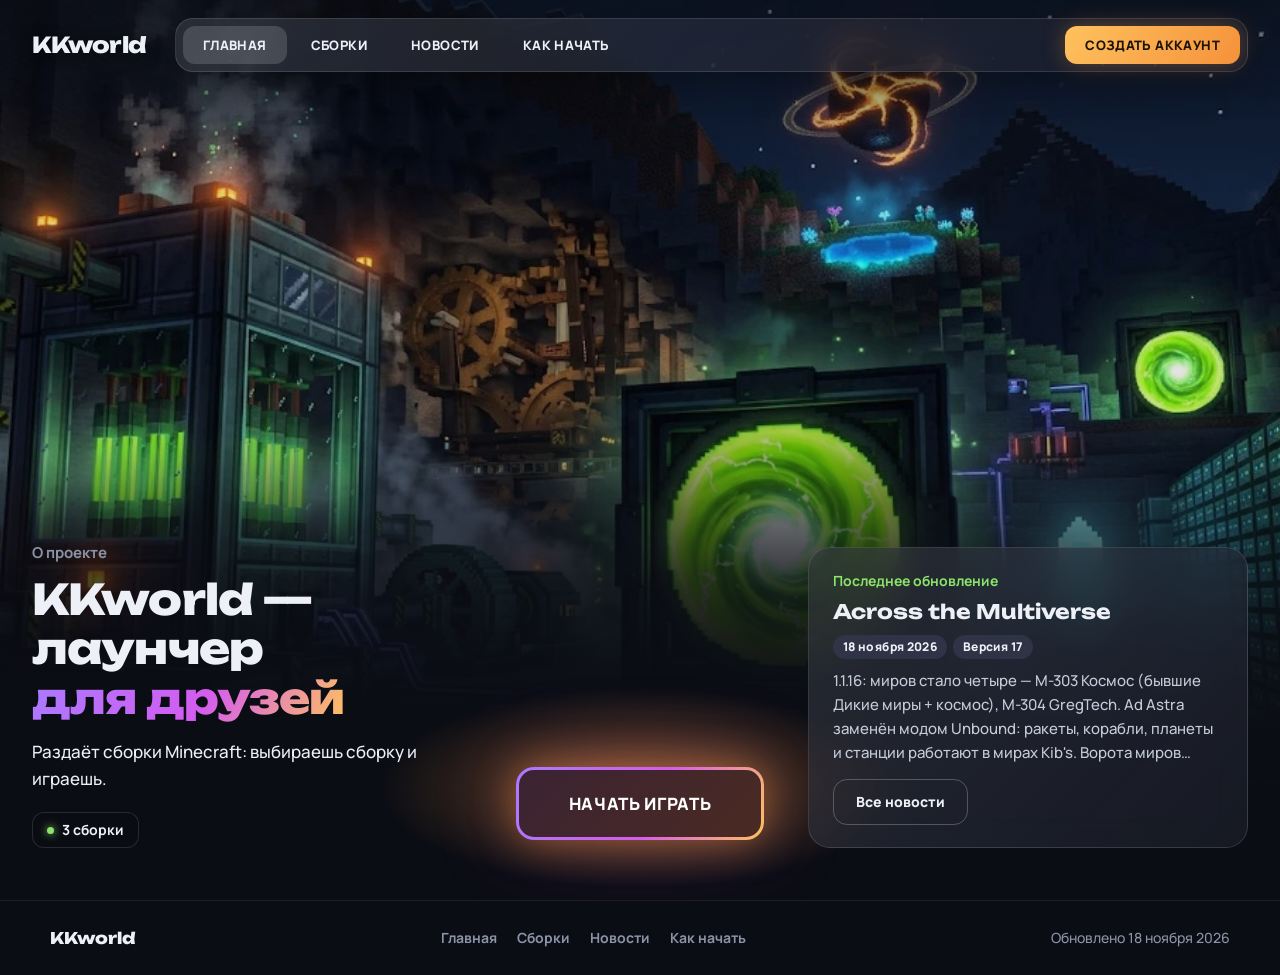
<file: index.html>
<!doctype html>
<html lang="ru">
<head>
<meta charset="utf-8">
<meta name="viewport" content="width=device-width, initial-scale=1">
<title>KKworld</title>
<meta name="description" content="KKworld — лаунчер для друзей, который раздаёт сборки Minecraft.">
<meta name="theme-color" content="#0B0D14">
<link rel="icon" href="data:,">
<link rel="preconnect" href="https://fonts.googleapis.com">
<link rel="preconnect" href="https://fonts.gstatic.com" crossorigin>
<link rel="stylesheet" href="https://fonts.googleapis.com/css2?family=Manrope:wght@500;700;800&family=Unbounded:wght@700;800&display=swap">
<link rel="stylesheet" href="css/style.css">
</head>
<body data-page="home">
<a class="skip-link" href="#main">К содержимому</a>
<header id="site-header"></header>
<main id="main">
<noscript><p class="state">Для работы сайта нужен JavaScript.</p></noscript>
<section class="hero">
  <div class="hero-media">
    <video id="hero-video" data-src="assets/atm9.mp4" poster="assets/atm9.jpg" muted autoplay loop playsinline preload="none" aria-hidden="true" tabindex="-1"></video>
  </div>
  <div class="hero-grid">
    <div class="about">
      <p class="eyebrow">О проекте</p>
      <h1>KKworld —<br>лаунчер <span class="grad nowrap">для друзей</span></h1>
      <p>Раздаёт сборки Minecraft: выбираешь сборку и играешь.</p>
      <div class="pills"><span class="pill" id="pack-count" hidden></span></div>
    </div>
    <div class="play"><a class="btn-play" href="start.html">Начать играть</a></div>
    <aside class="latest" id="latest" aria-label="Последнее обновление">
      <p class="latest-label">Последнее обновление</p>
    </aside>
  </div>
</section>
</main>
<footer id="site-footer"></footer>
<script src="js/site.js"></script>
</body>
</html>
</file>
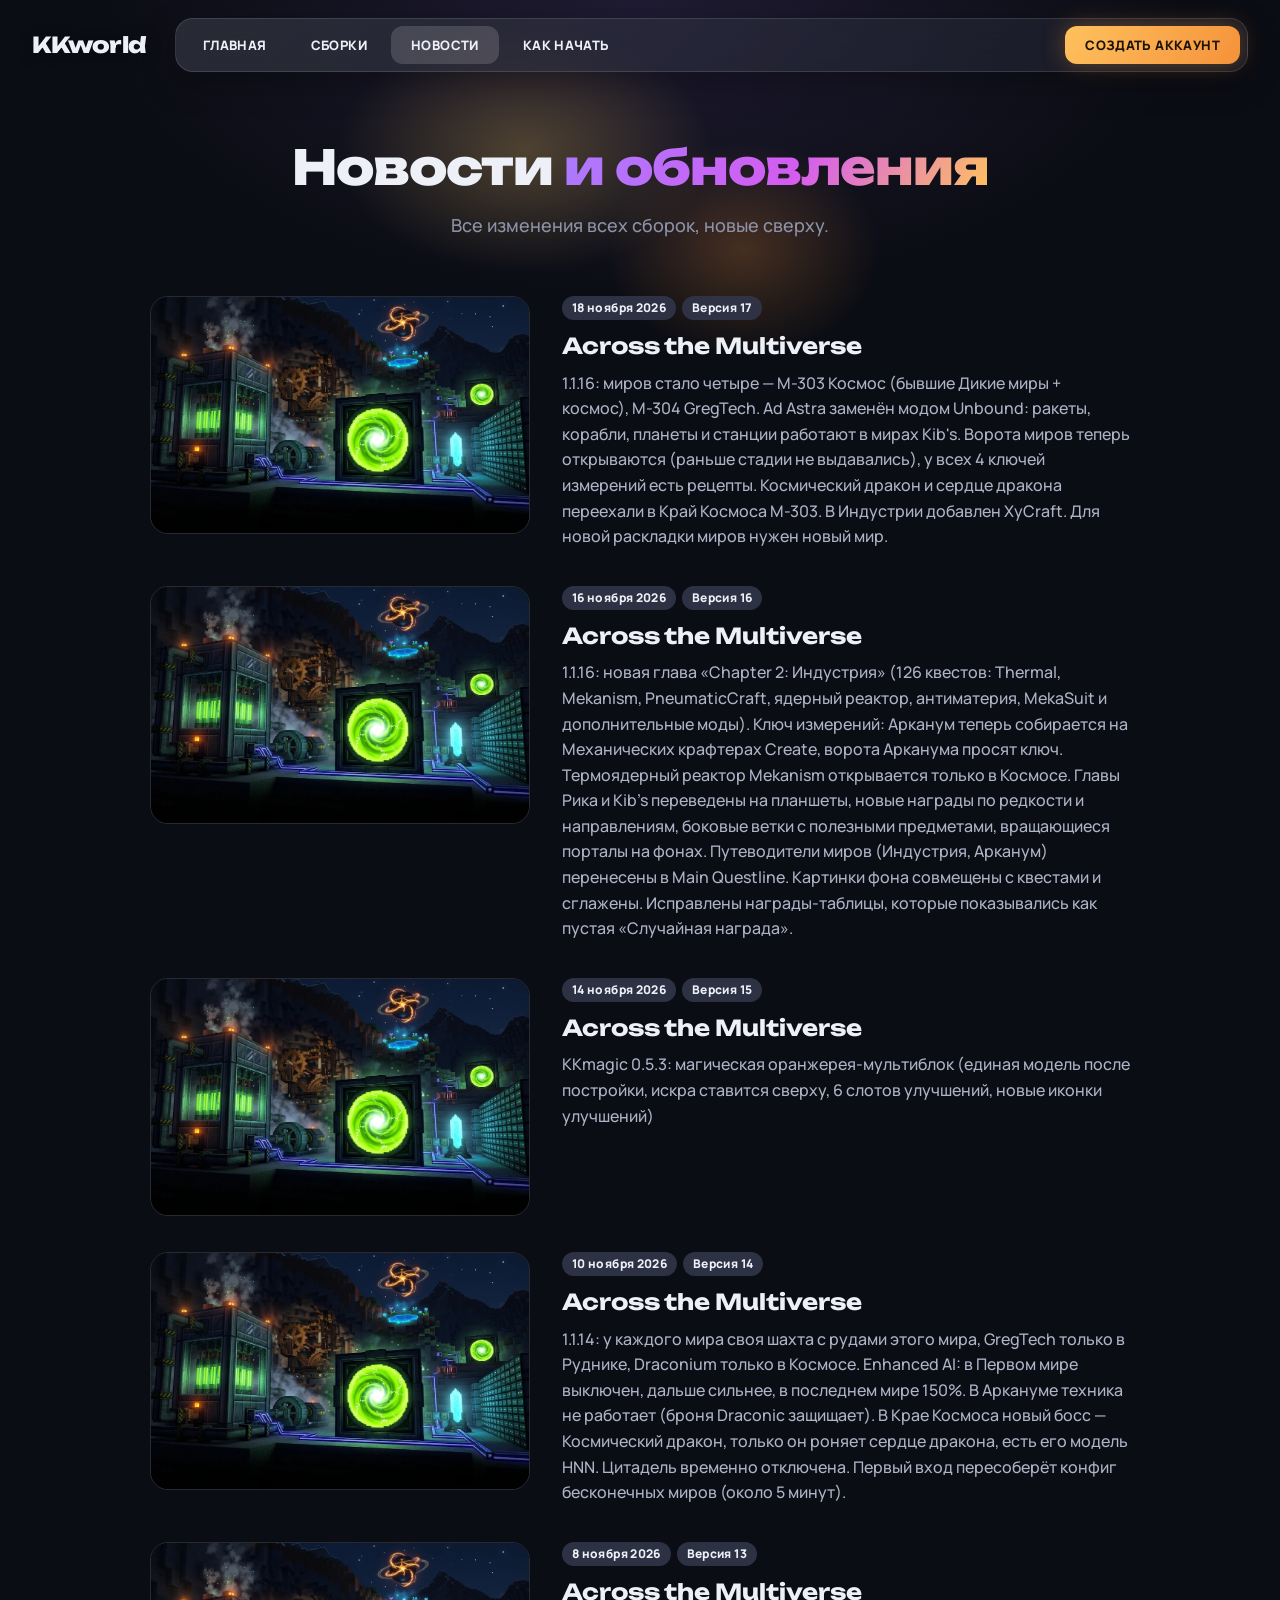
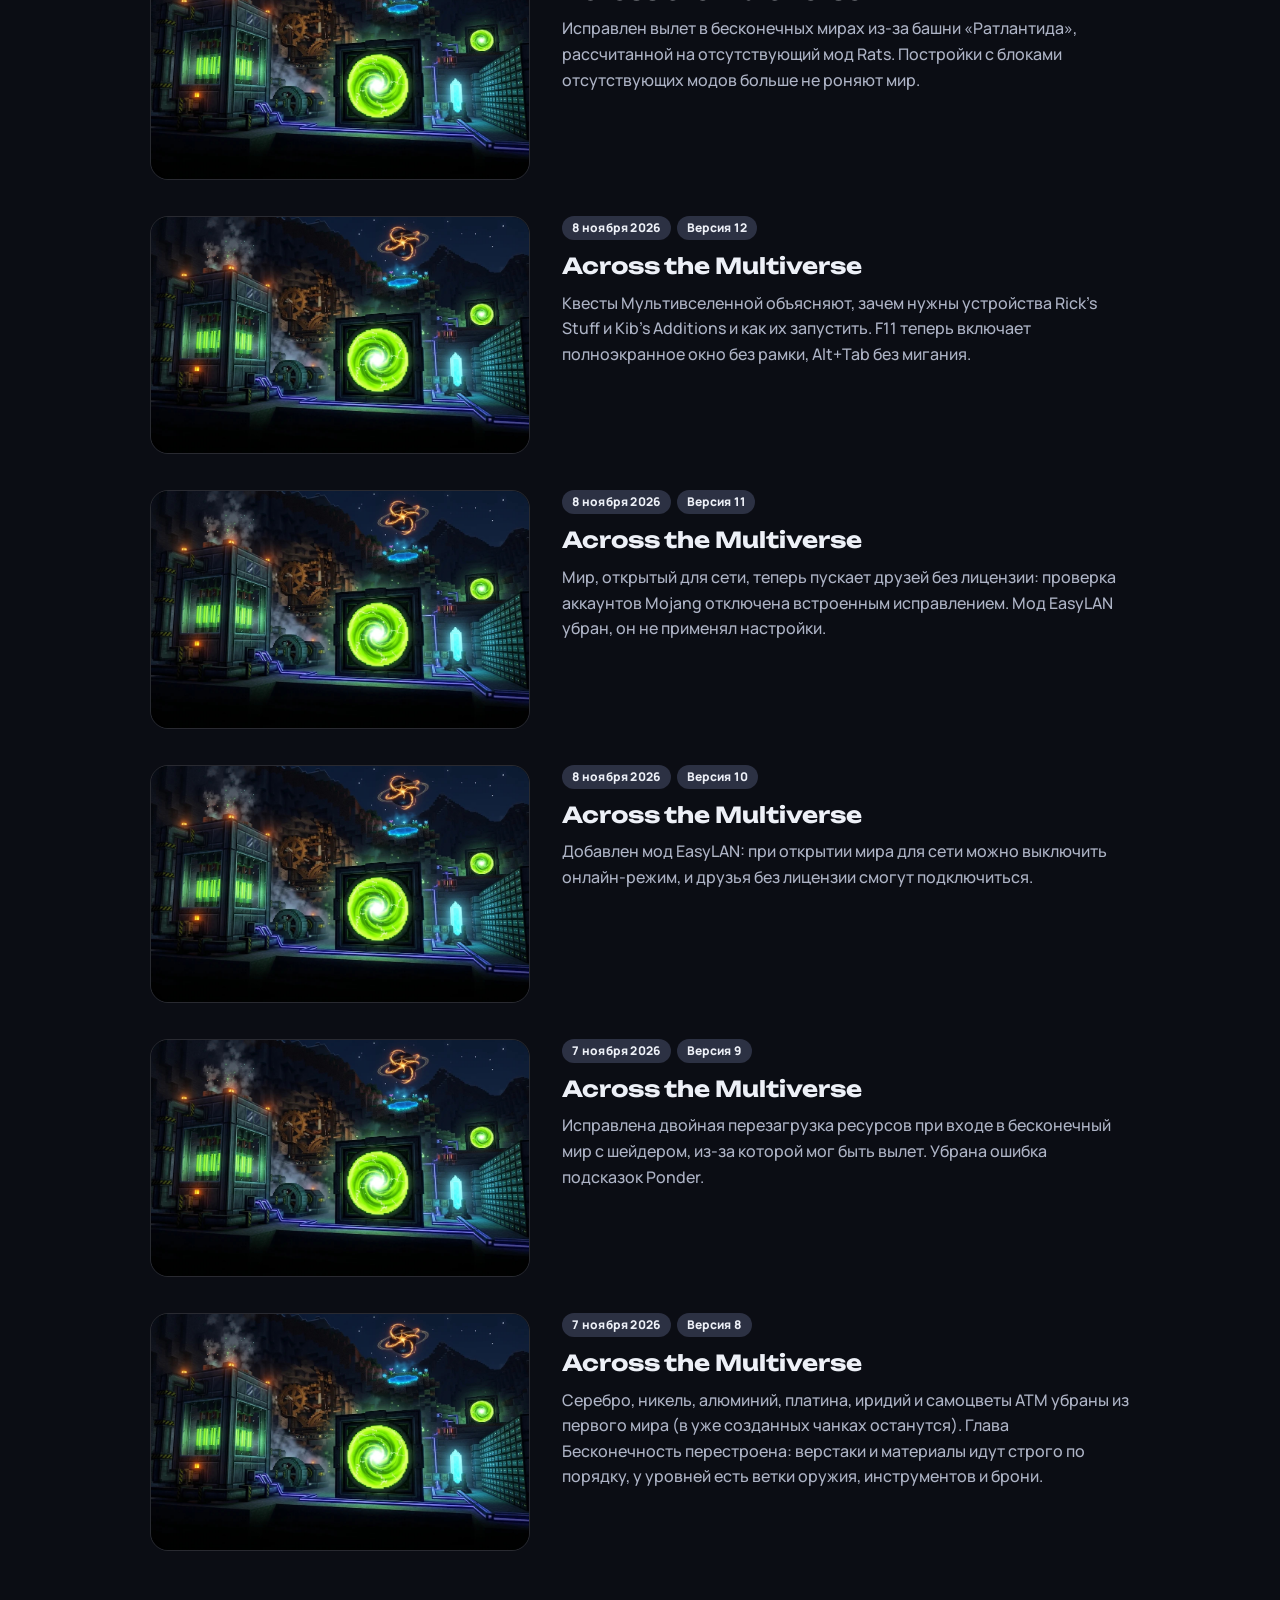
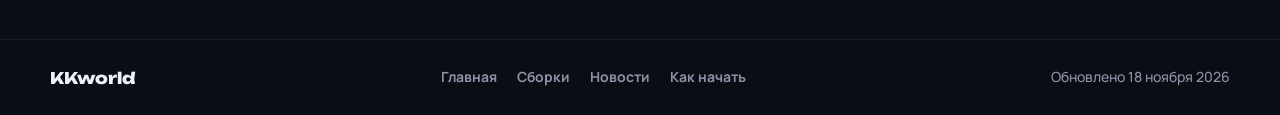
<file: news.html>
<!doctype html>
<html lang="ru">
<head>
<meta charset="utf-8">
<meta name="viewport" content="width=device-width, initial-scale=1">
<title>Новости — KKworld</title>
<meta name="description" content="Новости всех сборок KKworld.">
<meta name="theme-color" content="#0B0D14">
<link rel="icon" href="data:,">
<link rel="preconnect" href="https://fonts.googleapis.com">
<link rel="preconnect" href="https://fonts.gstatic.com" crossorigin>
<link rel="stylesheet" href="https://fonts.googleapis.com/css2?family=Manrope:wght@500;700;800&family=Unbounded:wght@700;800&display=swap">
<link rel="stylesheet" href="css/style.css">
</head>
<body data-page="news">
<a class="skip-link" href="#main">К содержимому</a>
<header id="site-header"></header>
<main id="main">
<noscript><p class="state">Для работы сайта нужен JavaScript.</p></noscript>
<div class="page">
  <div class="page-head">
    <h1>Новости <span class="grad">и обновления</span></h1>
    <p>Все изменения всех сборок, новые сверху.</p>
  </div>
  <div class="news-list" id="news-list"></div>
</div>
</main>
<footer id="site-footer"></footer>
<script src="js/site.js"></script>
</body>
</html>
</file>
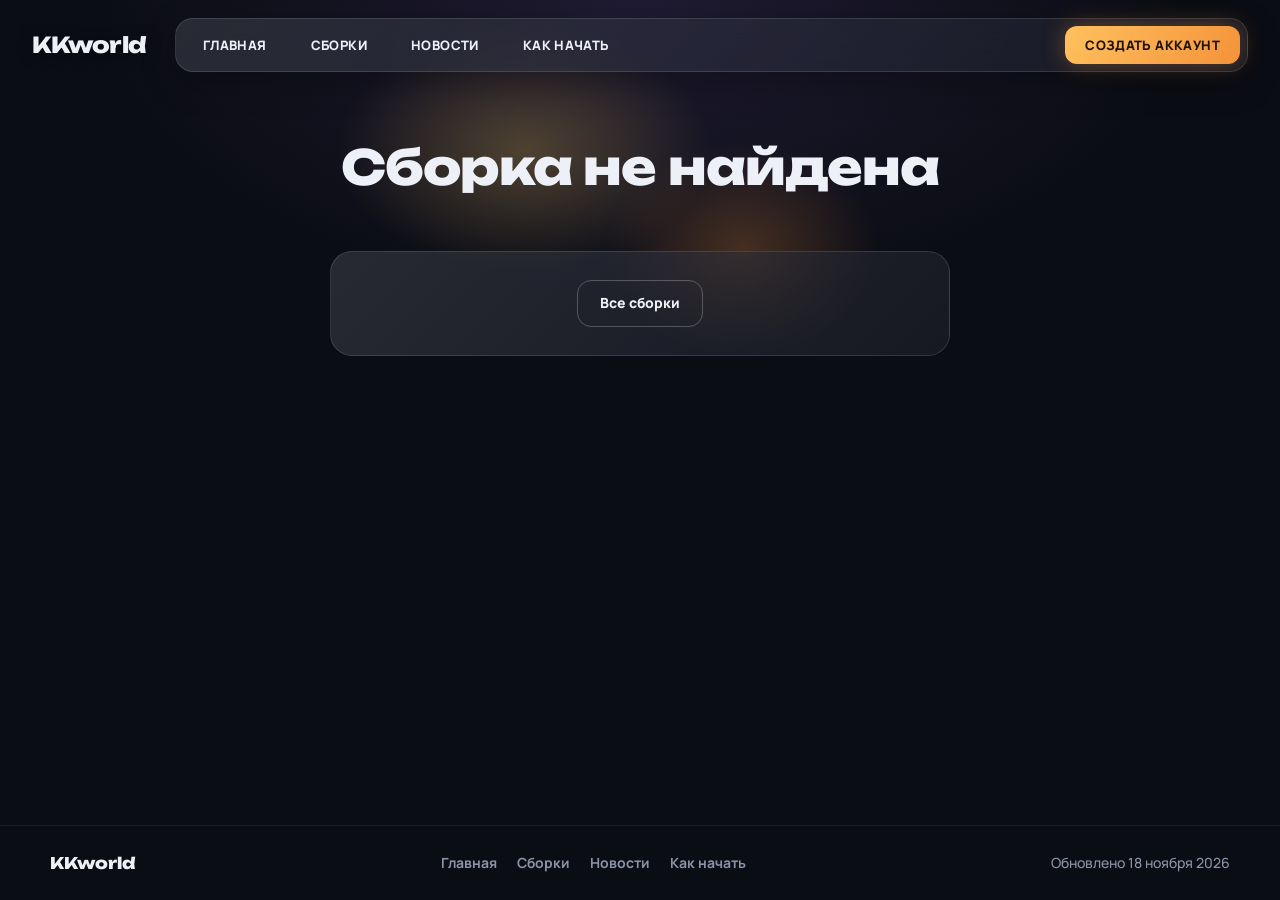
<file: pack.html>
<!doctype html>
<html lang="ru">
<head>
<meta charset="utf-8">
<meta name="viewport" content="width=device-width, initial-scale=1">
<title>Сборка — KKworld</title>
<meta name="description" content="Страница сборки KKworld и история её обновлений.">
<meta name="theme-color" content="#0B0D14">
<link rel="icon" href="data:,">
<link rel="preconnect" href="https://fonts.googleapis.com">
<link rel="preconnect" href="https://fonts.gstatic.com" crossorigin>
<link rel="stylesheet" href="https://fonts.googleapis.com/css2?family=Manrope:wght@500;700;800&family=Unbounded:wght@700;800&display=swap">
<link rel="stylesheet" href="css/style.css">
</head>
<body data-page="pack">
<a class="skip-link" href="#main">К содержимому</a>
<header id="site-header"></header>
<main id="main">
<noscript><p class="state">Для работы сайта нужен JavaScript.</p></noscript>
<div class="page" id="pack"></div>
</main>
<footer id="site-footer"></footer>
<script src="js/site.js"></script>
</body>
</html>
</file>
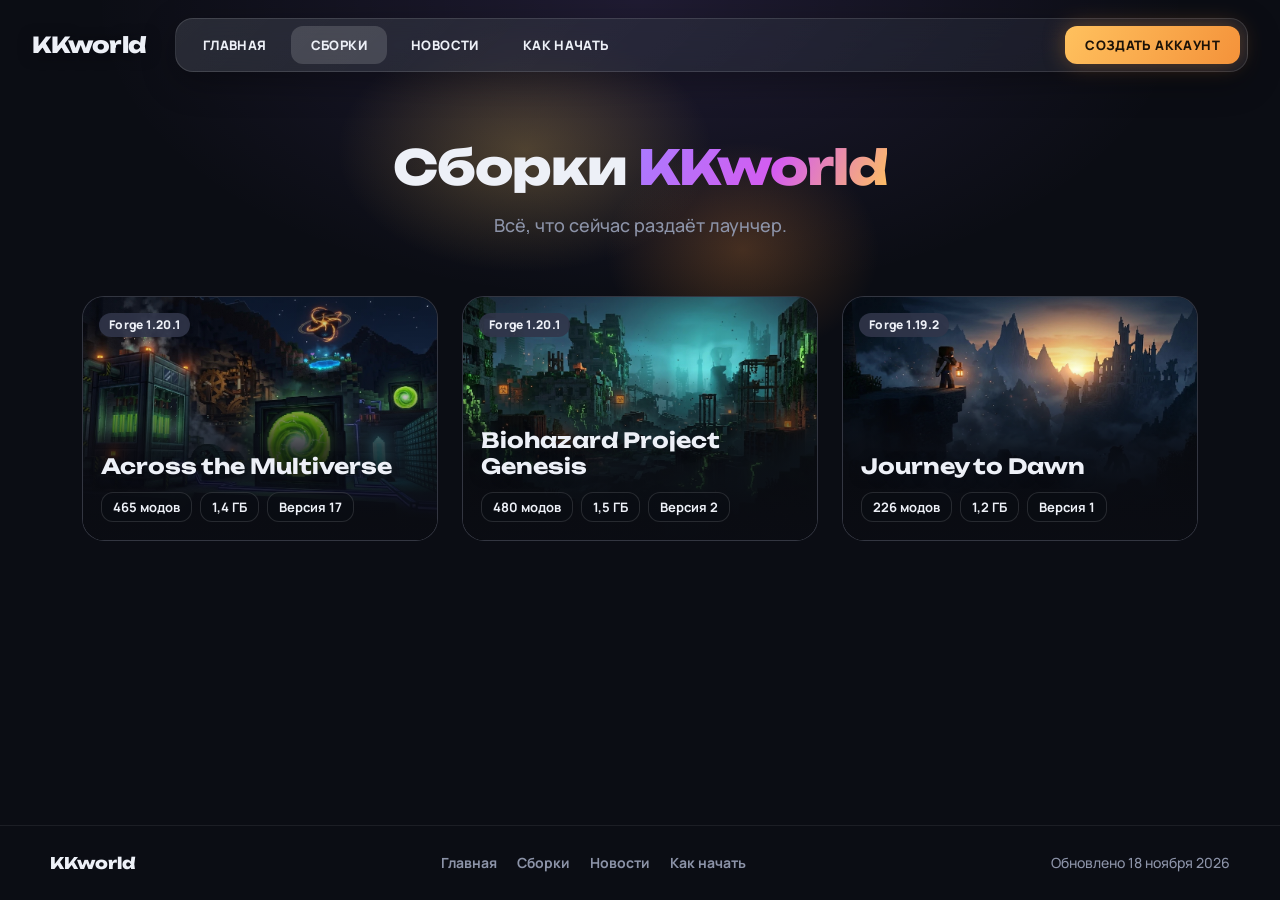
<file: packs.html>
<!doctype html>
<html lang="ru">
<head>
<meta charset="utf-8">
<meta name="viewport" content="width=device-width, initial-scale=1">
<title>Сборки — KKworld</title>
<meta name="description" content="Сборки Minecraft, которые раздаёт KKworld.">
<meta name="theme-color" content="#0B0D14">
<link rel="icon" href="data:,">
<link rel="preconnect" href="https://fonts.googleapis.com">
<link rel="preconnect" href="https://fonts.gstatic.com" crossorigin>
<link rel="stylesheet" href="https://fonts.googleapis.com/css2?family=Manrope:wght@500;700;800&family=Unbounded:wght@700;800&display=swap">
<link rel="stylesheet" href="css/style.css">
</head>
<body data-page="packs">
<a class="skip-link" href="#main">К содержимому</a>
<header id="site-header"></header>
<main id="main">
<noscript><p class="state">Для работы сайта нужен JavaScript.</p></noscript>
<div class="page">
  <div class="page-head">
    <h1>Сборки <span class="grad">KKworld</span></h1>
    <p>Всё, что сейчас раздаёт лаунчер.</p>
  </div>
  <div class="pack-grid" id="pack-grid"></div>
</div>
</main>
<footer id="site-footer"></footer>
<script src="js/site.js"></script>
</body>
</html>
</file>
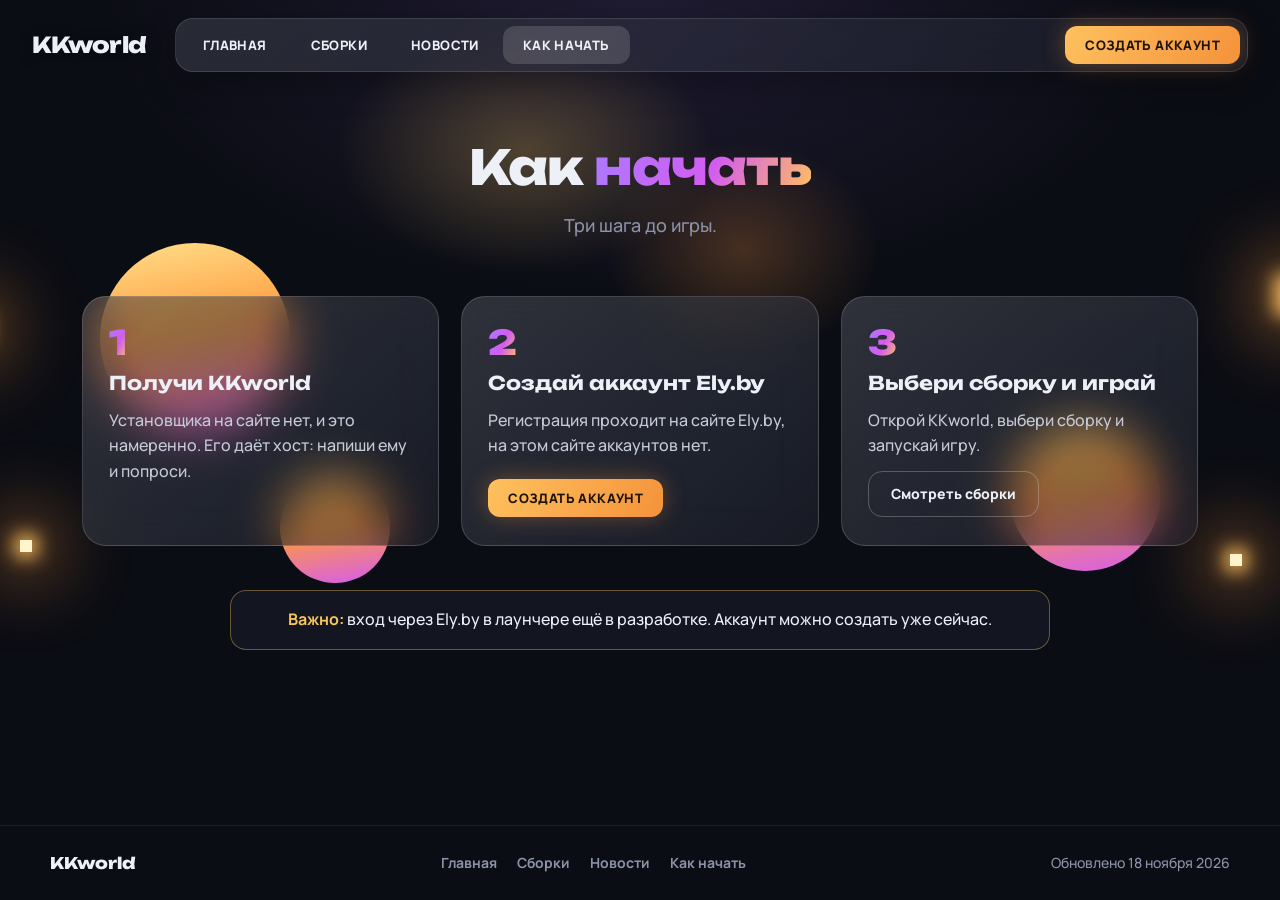
<file: start.html>
<!doctype html>
<html lang="ru">
<head>
<meta charset="utf-8">
<meta name="viewport" content="width=device-width, initial-scale=1">
<title>Как начать — KKworld</title>
<meta name="description" content="Как начать играть через KKworld.">
<meta name="theme-color" content="#0B0D14">
<link rel="icon" href="data:,">
<link rel="preconnect" href="https://fonts.googleapis.com">
<link rel="preconnect" href="https://fonts.gstatic.com" crossorigin>
<link rel="stylesheet" href="https://fonts.googleapis.com/css2?family=Manrope:wght@500;700;800&family=Unbounded:wght@700;800&display=swap">
<link rel="stylesheet" href="css/style.css">
</head>
<body data-page="start">
<a class="skip-link" href="#main">К содержимому</a>
<header id="site-header"></header>
<main id="main">
<noscript><p class="state">Для работы сайта нужен JavaScript.</p></noscript>
<div class="page">
  <div class="page-head">
    <h1>Как <span class="grad">начать</span></h1>
    <p>Три шага до игры.</p>
  </div>
  <div class="steps-wrap">
    <div class="orbs" aria-hidden="true">
      <i class="orb orb-1"></i><i class="orb orb-2"></i><i class="orb orb-3"></i>
      <i class="cube cube-1"></i><i class="cube cube-2"></i><i class="cube cube-3"></i><i class="cube cube-4"></i>
    </div>
    <ol class="steps">
      <li class="step">
        <span class="step-num grad">1</span>
        <h2>Получи KKworld</h2>
        <p>Установщика на сайте нет, и это намеренно. Его даёт хост: напиши ему и попроси.</p>
      </li>
      <li class="step">
        <span class="step-num grad">2</span>
        <h2>Создай аккаунт Ely.by</h2>
        <p>Регистрация проходит на сайте Ely.by, на этом сайте аккаунтов нет.</p>
        <a class="btn-gold" href="https://account.ely.by/register" target="_blank" rel="noopener noreferrer">Создать аккаунт</a>
      </li>
      <li class="step">
        <span class="step-num grad">3</span>
        <h2>Выбери сборку и играй</h2>
        <p>Открой KKworld, выбери сборку и запускай игру.</p>
        <a class="btn-ghost" href="packs.html">Смотреть сборки</a>
      </li>
    </ol>
  </div>
  <p class="notice"><span><strong>Важно:</strong> вход через Ely.by в лаунчере ещё в разработке. Аккаунт можно создать уже сейчас.</span></p>
</div>
</main>
<footer id="site-footer"></footer>
<script src="js/site.js"></script>
</body>
</html>
</file>
<file: css/style.css>
:root {
  --bg: #0B0D14;
  --panel: #171A27;
  --text: #EDF0F7;
  --muted: #8C93A8;
  --gold: #F6C65B;
  --ok: #8BE36A;
  --orange: #F4923A;
  --accent: linear-gradient(115deg, #A97BFF 0%, #D45CF0 55%, #FFC15E 100%);
  --line: rgba(255, 255, 255, .12);
  --glass: linear-gradient(135deg, rgba(255, 255, 255, .09), rgba(255, 255, 255, .02)), rgba(23, 26, 39, .58);
  --blur: blur(18px) saturate(140%);
  --radius: 22px;
  --display: "Unbounded", "Segoe UI", system-ui, sans-serif;
  --body: "Manrope", "Segoe UI", system-ui, sans-serif;
  --gutter: 32px;
  --header-h: 96px;
}

*, *::before, *::after { box-sizing: border-box; }
[hidden] { display: none !important; }

html { -webkit-text-size-adjust: 100%; }

body {
  position: relative;
  margin: 0;
  min-height: 100vh;
  min-height: 100svh;
  display: flex;
  flex-direction: column;
  background: var(--bg);
  color: var(--text);
  font: 500 16px/1.6 var(--body);
}

/* Тёплое свечение у заголовка страницы и холодная дымка внизу */
body::before {
  content: "";
  position: absolute;
  z-index: -1;
  top: 0;
  left: 0;
  right: 0;
  height: 620px;
  pointer-events: none;
  background:
    radial-gradient(260px 170px at 41% 150px, rgba(246, 198, 91, .26), transparent 72%),
    radial-gradient(190px 150px at 58% 250px, rgba(244, 146, 58, .24), transparent 72%),
    radial-gradient(760px 420px at 50% 0, rgba(169, 123, 255, .13), transparent 72%);
}

h1, h2, h3, p { margin: 0; }
img, video { display: block; max-width: 100%; }
a { color: inherit; }
ul, ol { margin: 0; padding: 0; list-style: none; }

:focus-visible { outline: 2px solid var(--gold); outline-offset: 3px; border-radius: 6px; }

.skip-link {
  position: fixed;
  z-index: 100;
  top: -80px;
  left: 16px;
  padding: 10px 16px;
  border-radius: 10px;
  background: var(--gold);
  color: var(--bg);
  font-weight: 800;
}
.skip-link:focus { top: 16px; }

.nowrap { white-space: nowrap; }

.grad {
  background: var(--accent);
  -webkit-background-clip: text;
  background-clip: text;
  color: transparent;
}

/* Шапка */
.site-header {
  position: fixed;
  z-index: 50;
  top: 18px;
  left: var(--gutter);
  right: var(--gutter);
  display: flex;
  align-items: center;
  gap: 28px;
}

.logo {
  flex: none;
  font: 800 22px/1 var(--display);
  letter-spacing: -.02em;
  text-decoration: none;
  text-shadow: 0 2px 14px rgba(11, 13, 20, .7);
}

.capsule {
  position: relative;
  flex: 1;
  min-width: 0;
  display: flex;
  align-items: center;
  justify-content: space-between;
  gap: 16px;
  padding: 7px;
  border: 1px solid var(--line);
  border-radius: 18px;
  background: var(--glass);
  -webkit-backdrop-filter: var(--blur);
  backdrop-filter: var(--blur);
  box-shadow: 0 10px 34px rgba(0, 0, 0, .3);
}

.site-nav { display: flex; gap: 4px; }

.site-nav a {
  padding: 10px 20px;
  border-radius: 12px;
  font-size: 13px;
  font-weight: 800;
  letter-spacing: .03em;
  line-height: 1.4;
  text-decoration: none;
  text-transform: uppercase;
  transition: background .18s;
}
.site-nav a:hover { background: rgba(255, 255, 255, .08); }
.site-nav a[aria-current="page"] { background: rgba(255, 255, 255, .15); }

.btn-gold {
  flex: none;
  display: inline-block;
  padding: 10px 20px;
  border-radius: 12px;
  background: linear-gradient(120deg, #FFC15E, var(--orange));
  color: #1B1208;
  font-size: 13px;
  font-weight: 800;
  letter-spacing: .03em;
  line-height: 1.4;
  text-decoration: none;
  text-transform: uppercase;
  box-shadow: 0 0 22px rgba(244, 146, 58, .35);
  transition: box-shadow .18s, transform .18s;
}
.btn-gold:hover { box-shadow: 0 0 32px rgba(246, 198, 91, .6); transform: translateY(-1px); }

.burger {
  display: none;
  flex: none;
  width: 44px;
  height: 44px;
  padding: 0;
  border: 0;
  border-radius: 12px;
  background: transparent;
  color: var(--text);
  cursor: pointer;
}
.burger span,
.burger span::before,
.burger span::after {
  content: "";
  display: block;
  width: 20px;
  height: 2px;
  border-radius: 2px;
  background: currentColor;
  transition: transform .18s, background .18s;
}
.burger span { position: relative; margin: 0 auto; }
.burger span::before { position: absolute; top: -6px; }
.burger span::after { position: absolute; top: 6px; }
.burger[aria-expanded="true"] span { background: transparent; }
.burger[aria-expanded="true"] span::before { transform: translateY(6px) rotate(45deg); }
.burger[aria-expanded="true"] span::after { transform: translateY(-6px) rotate(-45deg); }

/* Общая разметка страниц */
main { flex: 1; }

.page {
  width: 100%;
  max-width: 1180px;
  margin: 0 auto;
  padding: calc(var(--header-h) + 44px) var(--gutter) 88px;
}

.page-head {
  max-width: 720px;
  margin: 0 auto 56px;
  text-align: center;
}

.page-head h1 {
  font: 800 clamp(30px, 4.2vw, 48px)/1.15 var(--display);
  letter-spacing: -.02em;
}

.page-head p { margin-top: 16px; color: var(--muted); font-size: 18px; }

.state {
  max-width: 620px;
  margin: 0 auto;
  padding: 28px;
  border: 1px solid var(--line);
  border-radius: var(--radius);
  background: var(--glass);
  color: var(--muted);
  text-align: center;
}
.state .btn-ghost { color: var(--text); }

.badge {
  display: inline-block;
  padding: 3px 10px;
  border-radius: 999px;
  background: rgba(50, 54, 74, .88);
  color: var(--text);
  font-size: 12px;
  font-weight: 800;
  letter-spacing: .03em;
  line-height: 1.5;
  white-space: nowrap;
}
.badge-gold { background: var(--gold); color: #1B1208; }

.pill {
  display: inline-flex;
  align-items: center;
  gap: 8px;
  padding: 7px 14px;
  border: 1px solid var(--line);
  border-radius: 12px;
  background: rgba(11, 13, 20, .62);
  font-size: 14px;
  font-weight: 700;
  line-height: 1.4;
  white-space: nowrap;
}
.pill::before {
  content: "";
  width: 7px;
  height: 7px;
  border-radius: 50%;
  background: var(--ok);
  box-shadow: 0 0 8px var(--ok);
}

.pill-plain::before { content: none; }

.pills { display: flex; flex-wrap: wrap; gap: 8px; }

.btn-ghost {
  display: inline-block;
  padding: 11px 22px;
  border: 1px solid rgba(255, 255, 255, .24);
  border-radius: 14px;
  font-size: 14px;
  font-weight: 800;
  text-decoration: none;
  transition: background .18s, border-color .18s;
}
.btn-ghost:hover { background: rgba(255, 255, 255, .08); border-color: var(--gold); }

/* Главная */
.hero {
  position: relative;
  isolation: isolate;
  min-height: 100vh;
  min-height: 100svh;
  display: flex;
  flex-direction: column;
  justify-content: flex-end;
  padding: 0 var(--gutter) 52px;
  overflow: hidden;
}

.hero-media {
  position: absolute;
  z-index: -1;
  inset: 0;
}

.hero-media video {
  width: 100%;
  height: 100%;
  object-fit: cover;
}

.hero-media::after {
  content: "";
  position: absolute;
  inset: 0;
  background:
    radial-gradient(125% 62% at 50% 106%, var(--bg) 42%, rgba(11, 13, 20, .72) 66%, transparent 100%),
    linear-gradient(to bottom, rgba(11, 13, 20, .62) 0, rgba(11, 13, 20, .08) 20%, rgba(11, 13, 20, .12) 50%, rgba(11, 13, 20, .78) 80%, var(--bg) 100%);
}

.hero-grid {
  display: grid;
  grid-template-columns: minmax(0, 1fr) auto minmax(0, 1fr);
  align-items: end;
  gap: 40px;
  width: 100%;
  max-width: 1640px;
  margin: 0 auto;
}

.eyebrow { color: var(--muted); font-size: 15px; font-weight: 700; }

.about h1 {
  margin-top: 10px;
  font: 800 clamp(30px, 3.3vw, 44px)/1.18 var(--display);
  letter-spacing: -.02em;
}

.about > p:not(.eyebrow) { max-width: 460px; margin-top: 14px; font-size: 17px; }

.about .pills { margin-top: 20px; }

.play {
  position: relative;
  display: flex;
  justify-content: center;
  padding-bottom: 8px;
}

.play::before {
  content: "";
  position: absolute;
  z-index: -1;
  left: 50%;
  bottom: -40px;
  width: 520px;
  max-width: 100vw;
  height: 200px;
  transform: translateX(-50%);
  background: radial-gradient(closest-side, rgba(244, 146, 58, .42), transparent);
  pointer-events: none;
}

.btn-play {
  position: relative;
  display: inline-block;
  padding: 20px 50px;
  overflow: hidden;
  border: 3px solid transparent;
  border-radius: 18px;
  background:
    linear-gradient(135deg, #3B2333, #4A2A22) padding-box,
    var(--accent) border-box;
  color: #fff;
  font-size: 17px;
  font-weight: 800;
  letter-spacing: .04em;
  text-decoration: none;
  text-transform: uppercase;
  white-space: nowrap;
  box-shadow: 0 0 40px rgba(244, 146, 58, .5), 0 0 90px rgba(212, 92, 240, .22);
  transition: transform .18s, box-shadow .18s;
}

/* Блик, как у главной кнопки лаунчера */
.btn-play::after {
  content: "";
  position: absolute;
  top: 0;
  bottom: 0;
  left: -90px;
  width: 70px;
  background: linear-gradient(90deg, transparent, rgba(255, 255, 255, .33), transparent);
  transform: skewX(-20deg);
  transition: left .55s ease;
}

.btn-play:hover { transform: scale(1.025); box-shadow: 0 0 56px rgba(246, 198, 91, .7), 0 0 110px rgba(212, 92, 240, .3); }
.btn-play:hover::after { left: calc(100% + 30px); }

.latest {
  justify-self: end;
  width: 100%;
  max-width: 440px;
  padding: 22px 24px;
  border: 1px solid var(--line);
  border-radius: var(--radius);
  background: var(--glass);
  -webkit-backdrop-filter: var(--blur);
  backdrop-filter: var(--blur);
}

.latest-label { color: var(--ok); font-size: 14px; font-weight: 700; }

.latest h2 { margin-top: 6px; font: 700 20px/1.3 var(--display); }

.latest .meta { margin-top: 10px; }

.latest .clamp {
  display: -webkit-box;
  margin-top: 10px;
  overflow: hidden;
  color: #C6CBDA;
  font-size: 15px;
  -webkit-box-orient: vertical;
  -webkit-line-clamp: 4;
  line-clamp: 4;
}

.latest .btn-ghost { margin-top: 14px; }

.meta { display: flex; flex-wrap: wrap; gap: 6px; }

/* Сетка сборок */
.pack-grid {
  display: grid;
  grid-template-columns: repeat(auto-fill, minmax(320px, 1fr));
  gap: 24px;
}

.pack-card {
  position: relative;
  display: flex;
  flex-direction: column;
  justify-content: flex-end;
  aspect-ratio: 16 / 11;
  padding: 18px;
  overflow: hidden;
  border: 1px solid var(--line);
  border-radius: var(--radius);
  background: var(--panel);
  text-decoration: none;
  transition: border-color .2s, box-shadow .2s, transform .2s;
}

.pack-card img {
  position: absolute;
  inset: 0;
  width: 100%;
  height: 100%;
  object-fit: cover;
  transition: transform .4s;
}

.pack-card::after {
  content: "";
  position: absolute;
  inset: 0;
  background: linear-gradient(to bottom, rgba(11, 13, 20, .3), rgba(11, 13, 20, 0) 30%, rgba(11, 13, 20, .78) 62%, rgba(11, 13, 20, .94) 100%);
}

.pack-card > :not(img) { position: relative; z-index: 1; }

.pack-card .badge { position: absolute; top: 16px; left: 16px; }

.pack-card h2 { font: 700 21px/1.25 var(--display); text-shadow: 0 2px 12px rgba(11, 13, 20, .85); }

.pack-card .pills { margin-top: 12px; }

.pack-card .pill { padding: 5px 11px; font-size: 13px; }

.pack-card:hover {
  border-color: rgba(246, 198, 91, .7);
  box-shadow: 0 0 34px rgba(244, 146, 58, .3);
  transform: translateY(-3px);
}
.pack-card:hover img { transform: scale(1.04); }

/* Страница сборки */
.back {
  display: inline-block;
  margin-bottom: 22px;
  color: var(--muted);
  font-weight: 700;
  text-decoration: none;
}
.back:hover { color: var(--gold); }

.pack-top {
  display: grid;
  grid-template-columns: minmax(0, 1.25fr) minmax(0, 1fr);
  gap: 28px;
  align-items: stretch;
  margin-bottom: 56px;
}

.pack-cover {
  width: 100%;
  height: 100%;
  min-height: 300px;
  object-fit: cover;
  border: 1px solid var(--line);
  border-radius: var(--radius);
  box-shadow: 0 0 60px rgba(244, 146, 58, .16);
}

.pack-info {
  display: flex;
  flex-direction: column;
  align-items: flex-start;
  gap: 20px;
  padding: 28px;
  border: 1px solid var(--line);
  border-radius: var(--radius);
  background: var(--glass);
  -webkit-backdrop-filter: var(--blur);
  backdrop-filter: var(--blur);
}

.pack-info h1 {
  font: 800 clamp(26px, 3vw, 36px)/1.2 var(--display);
  letter-spacing: -.02em;
  overflow-wrap: anywhere;
}

.stats {
  display: grid;
  grid-template-columns: 1fr 1fr;
  gap: 16px 20px;
  width: 100%;
  margin: 0;
}

.stats dt { color: var(--muted); font-size: 13px; font-weight: 700; }
.stats dd { margin: 2px 0 0; font-size: 20px; font-weight: 800; line-height: 1.3; }

.pack-info .btn-gold { margin-top: auto; }

.section-title { margin-bottom: 24px; font: 700 24px/1.25 var(--display); }

/* Новости */
.news-list { display: grid; gap: 36px; max-width: 980px; margin: 0 auto; }

.news-item {
  display: grid;
  grid-template-columns: minmax(0, 380px) minmax(0, 1fr);
  gap: 32px;
  align-items: start;
}

.news-cover {
  display: block;
  overflow: hidden;
  border: 1px solid var(--line);
  border-radius: 18px;
}

.news-cover img { width: 100%; height: auto; aspect-ratio: 16 / 10; object-fit: cover; transition: transform .4s; }
.news-cover:hover img { transform: scale(1.04); }

.news-item h2 { margin-top: 12px; font: 700 22px/1.3 var(--display); }
.news-item h2 a { text-decoration: none; }
.news-item h2 a:hover { color: var(--gold); }
.news-item p { margin-top: 10px; color: #AEB4C6; font-size: 16px; }

.history { display: grid; gap: 14px; }

.history li {
  padding: 20px 22px;
  border: 1px solid var(--line);
  border-radius: 18px;
  background: var(--glass);
}

.history p { margin-top: 10px; color: #C6CBDA; }

/* Как начать: стекло поверх светящихся пятен */
.steps-wrap {
  position: relative;
  isolation: isolate;
}

.orbs {
  position: absolute;
  z-index: -1;
  top: -60px;
  bottom: -60px;
  left: 50%;
  width: 100vw;
  transform: translateX(-50%);
  overflow: hidden;
  overflow-x: clip;
  overflow-y: visible;
  pointer-events: none;
}

.orbs i { position: absolute; display: block; }

.orb {
  border-radius: 50%;
  background: linear-gradient(170deg, #FFE08A 0%, #FF9A3D 48%, #D45CF0 100%);
}
.orb-1 { top: 2%; left: calc(50% - 540px); width: 190px; height: 190px; }
.orb-2 { top: 50%; left: calc(50% + 370px); width: 150px; height: 150px; }
.orb-3 { top: 64%; left: calc(50% - 360px); width: 110px; height: 110px; }

.cube {
  width: 22px;
  height: 22px;
  background: #FFF4CC;
  box-shadow: 0 0 18px 6px rgba(255, 193, 94, .9), 0 0 70px 26px rgba(244, 146, 58, .45);
}
.cube-1 { top: 22%; left: calc(50% - 680px); }
.cube-2 { top: 12%; left: calc(50% + 640px); width: 30px; height: 30px; }
.cube-3 { top: 86%; left: calc(50% + 590px); width: 12px; height: 12px; }
.cube-4 { top: 82%; left: calc(50% - 620px); width: 12px; height: 12px; }

.steps {
  display: grid;
  grid-template-columns: repeat(3, minmax(0, 1fr));
  gap: 22px;
}

.step {
  display: flex;
  flex-direction: column;
  align-items: flex-start;
  gap: 12px;
  padding: 28px 26px;
  border: 1px solid rgba(255, 255, 255, .16);
  border-radius: 24px;
  background: linear-gradient(140deg, rgba(255, 255, 255, .13), rgba(255, 255, 255, .03)), rgba(23, 26, 39, .5);
  -webkit-backdrop-filter: blur(24px) saturate(140%);
  backdrop-filter: blur(24px) saturate(140%);
}

.step-num { font: 800 34px/1 var(--display); }
.step h2 { font: 700 19px/1.3 var(--display); }
.step p { color: #C6CBDA; }
.step .btn-gold, .step .btn-ghost { margin-top: auto; }

.notice {
  display: flex;
  gap: 12px;
  justify-content: center;
  max-width: 820px;
  margin: 44px auto 0;
  padding: 16px 20px;
  border: 1px solid rgba(246, 198, 91, .38);
  border-radius: 16px;
  background: rgba(23, 26, 39, .72);
}
.notice strong { color: var(--gold); }

/* Подвал */
.site-footer {
  border-top: 1px solid rgba(255, 255, 255, .07);
  padding: 26px var(--gutter);
  color: var(--muted);
  font-size: 14px;
}

.footer-inner {
  display: flex;
  flex-wrap: wrap;
  align-items: center;
  justify-content: space-between;
  gap: 12px 28px;
  max-width: 1180px;
  margin: 0 auto;
}

.footer-logo { color: var(--text); font: 800 16px/1 var(--display); }
.footer-nav { display: flex; flex-wrap: wrap; gap: 8px 20px; }
.footer-nav a { font-weight: 700; text-decoration: none; }
.footer-nav a:hover { color: var(--gold); }

/* Планшет и телефон */
@media (max-width: 1100px) {
  .site-nav a { padding: 10px 13px; }
  .hero-grid { grid-template-columns: minmax(0, 1fr) minmax(0, 1fr); gap: 28px; }
  .play { grid-column: 1 / -1; grid-row: 2; }
}

@media (max-width: 920px) {
  :root { --gutter: 16px; --header-h: 76px; }

  .site-header {
    top: 12px;
    justify-content: space-between;
    padding: 5px 6px 5px 16px;
  }

  /* Стекло на псевдоэлементе: вложенное меню тоже может размывать фон */
  .site-header::before {
    content: "";
    position: absolute;
    z-index: -1;
    inset: 0;
    border: 1px solid var(--line);
    border-radius: 18px;
    background: var(--glass);
    -webkit-backdrop-filter: var(--blur);
    backdrop-filter: var(--blur);
  }

  .burger { display: block; }

  .capsule {
    position: absolute;
    top: calc(100% + 8px);
    left: 0;
    right: 0;
    display: none;
    flex-direction: column;
    align-items: stretch;
    gap: 12px;
    padding: 14px;
    border-radius: 20px;
    background: linear-gradient(135deg, rgba(255, 255, 255, .09), rgba(255, 255, 255, .02)), rgba(23, 26, 39, .9);
  }
  .site-header.open .capsule { display: flex; }

  .site-nav { flex-direction: column; }
  .site-nav a { padding: 13px 14px; font-size: 14px; }
  .capsule .btn-gold { padding: 13px 14px; font-size: 14px; text-align: center; }

  .page { padding-bottom: 64px; }
  .page-head { margin-bottom: 36px; }
  .page-head p { font-size: 16px; }

  /* Видео только сверху, дальше текст на ровном фоне */
  .hero { justify-content: flex-start; padding-top: 44vh; padding-top: 44svh; padding-bottom: 40px; }
  .hero-media { bottom: auto; height: 68vh; height: 68svh; }
  .hero-media::after {
    background:
      linear-gradient(to bottom, rgba(11, 13, 20, .55) 0, rgba(11, 13, 20, .05) 22%, rgba(11, 13, 20, .3) 52%, rgba(11, 13, 20, .86) 80%, var(--bg) 100%);
  }
  .hero-grid { grid-template-columns: minmax(0, 1fr); gap: 26px; }
  .play { grid-column: auto; grid-row: auto; }
  .latest { justify-self: stretch; max-width: none; }

  .pack-top { grid-template-columns: minmax(0, 1fr); margin-bottom: 40px; }
  .pack-cover { height: auto; min-height: 0; aspect-ratio: 16 / 10; }

  .news-item { grid-template-columns: minmax(0, 1fr); gap: 16px; }

  .steps { grid-template-columns: minmax(0, 1fr); }
  .orb-1 { left: -70px; }
  .orb-2 { left: auto; right: -50px; }
  .orb-3 { left: -40px; }
  .cube-1 { display: none; }
  .cube-2 { left: auto; right: 22px; top: 4%; width: 16px; height: 16px; }
  .cube-3 { left: auto; right: 24px; }
  .cube-4 { left: 24px; }
}

@media (max-width: 400px) {
  .pack-grid { grid-template-columns: minmax(0, 1fr); }
  .pack-card { aspect-ratio: 4 / 3; }
  .btn-play { padding: 18px 40px; }
  .stats dd { font-size: 18px; }
}

@media (prefers-reduced-motion: reduce) {
  *, *::before, *::after { transition: none !important; animation: none !important; }
}
</file>
